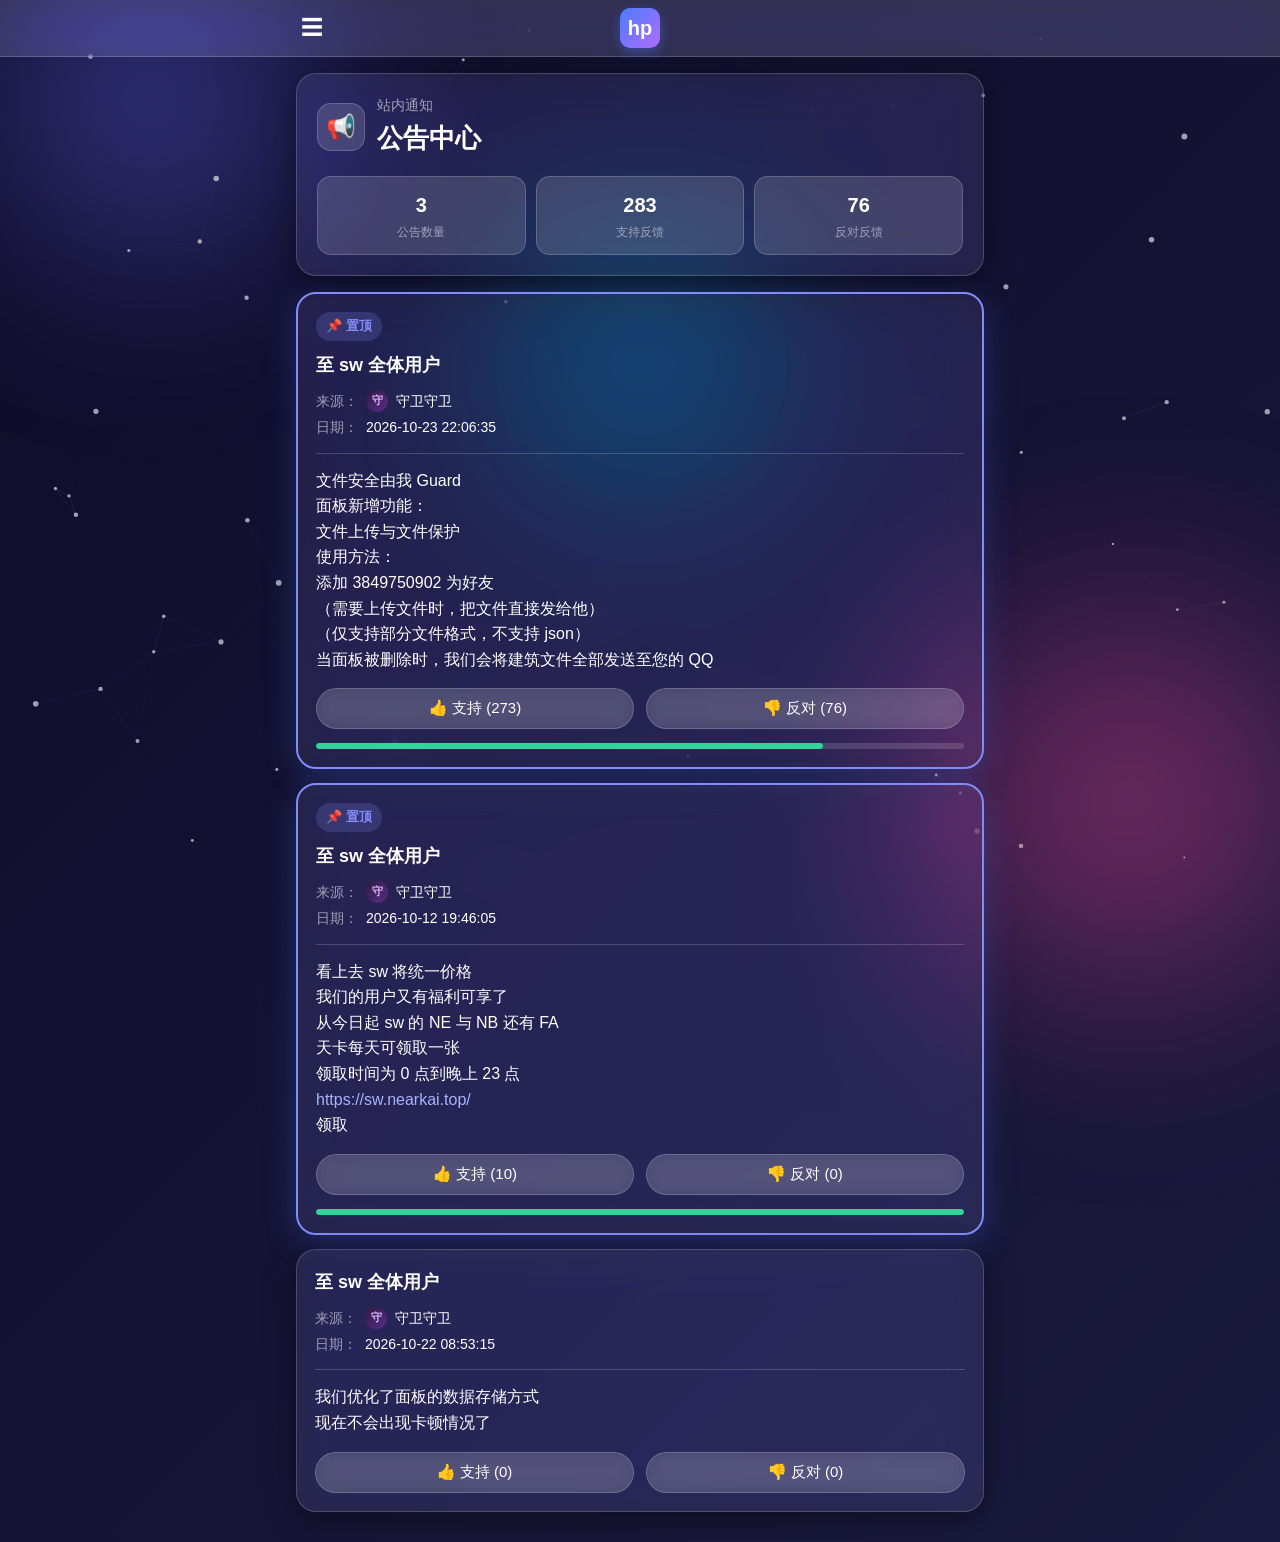
<file: index.html>
<!DOCTYPE html>
<html lang="zh-CN">
<head>
  <meta charset="UTF-8" />
  <meta name="viewport" content="width=device-width, initial-scale=1.0" />
  <title>公告中心</title>
  <link rel="stylesheet" href="styles.css" />
</head>
<body>
  <!-- 顶部栏 -->
  <header class="topbar">
    <div class="topbar-inner">
      <button class="menu-btn" aria-label="菜单">☰</button>
      <div class="logo-badge">hp</div>
      <div class="topbar-spacer"></div>
    </div>
  </header>

  <main class="container">
    <!-- 统计卡片 -->
    <section class="stats-card">
      <div class="stats-header">
        <div class="stats-icon">📢</div>
        <div>
          <div class="stats-title">站内通知</div>
          <div class="stats-main">公告中心</div>
        </div>
      </div>
      <div class="stats-grid">
        <div class="stat-item">
          <div class="stat-value" id="statCount">0</div>
          <div class="stat-label">公告数量</div>
        </div>
        <div class="stat-item">
          <div class="stat-value" id="statSupport">0</div>
          <div class="stat-label">支持反馈</div>
        </div>
        <div class="stat-item">
          <div class="stat-value" id="statOppose">0</div>
          <div class="stat-label">反对反馈</div>
        </div>
      </div>
    </section>

    <!-- 公告列表 -->
    <section id="announcementList"></section>

    <!-- 空状态 -->
    <div class="empty" id="emptyState" hidden>
      <div class="empty-icon">📭</div>
      <p>暂无公告</p>
    </div>
  </main>

  <div class="toast" id="toast"></div>

  <script src="app.js"></script>
  <script>
    initParticleBackground();
    renderPublicPage();
  </script>
</body>
</html>
</file>
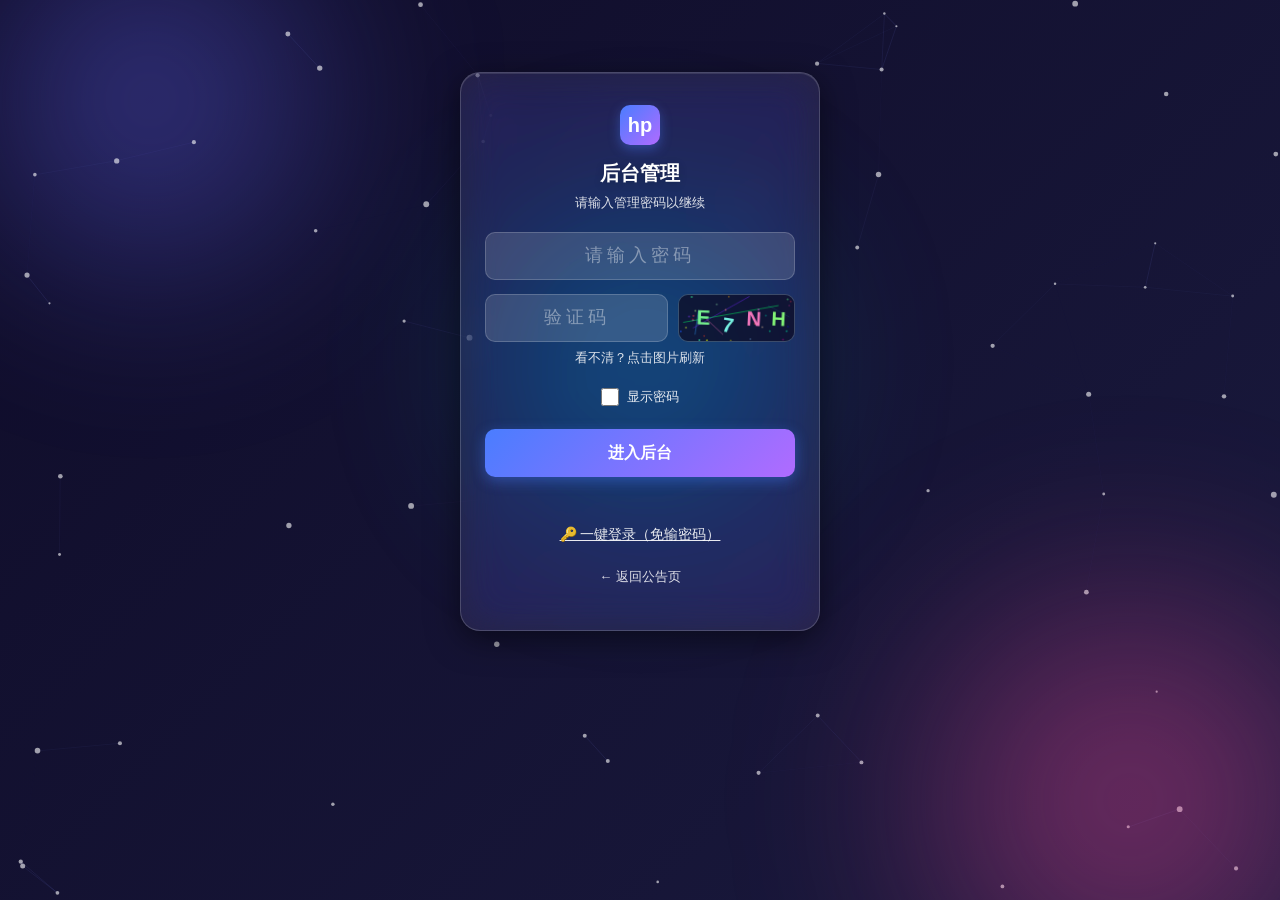
<file: admin.html>
<!DOCTYPE html>
<html lang="zh-CN">
<head>
  <meta charset="UTF-8" />
  <meta name="viewport" content="width=device-width, initial-scale=1.0" />
  <title>后台管理 · 公告中心</title>
  <link rel="stylesheet" href="styles.css" />
</head>
<body>
  <!-- 登录界面（未鉴权时显示） -->
  <div id="loginView" class="login-wrap">
    <div class="login-card">
      <div class="logo-badge">hp</div>
      <h1>后台管理</h1>
      <p>请输入管理密码以继续</p>
      <form id="loginForm">
        <div class="form-group">
          <input type="password" name="password" placeholder="请输入密码" autocomplete="off" required />
        </div>
        <div class="captcha-row">
          <div class="form-group">
            <input type="text" name="captcha" placeholder="验证码" autocomplete="off" maxlength="4" required />
          </div>
          <canvas id="captchaCanvas" class="captcha-canvas" width="120" height="48" title="点击刷新"></canvas>
        </div>
        <p class="captcha-tip">看不清？点击图片刷新</p>
        <div class="checkbox-row" style="justify-content:center;margin:10px 0;">
          <input type="checkbox" id="togglePwd" />
          <label for="togglePwd" style="color:rgba(255,255,255,0.9);font-size:13px;">显示密码</label>
        </div>
        <button type="submit" class="btn btn-primary">进入后台</button>
        <div class="login-error" id="loginError"></div>
      </form>
      <div style="text-align:center;margin-top:16px;">
        <button type="button" id="quickLogin" onclick="sessionStorage.setItem('sw_admin_auth','1');location.reload();" style="background:none;border:none;color:rgba(255,255,255,0.9);font-size:14px;text-decoration:underline;cursor:pointer;">🔑 一键登录（免输密码）</button>
      </div>
      <p style="margin-top:20px;">
        <a href="index.html" style="color:rgba(255,255,255,0.85);">← 返回公告页</a>
      </p>
    </div>
  </div>

  <!-- 后台主体（鉴权后显示） -->
  <div id="adminView" hidden>
    <header class="topbar">
      <div class="topbar-inner">
        <a href="index.html" class="menu-btn" aria-label="返回">←</a>
        <div class="logo-badge">hp</div>
        <button type="button" class="menu-btn" id="logoutBtn" onclick="sessionStorage.clear();location.replace('admin.html');" aria-label="退出" title="退出登录" style="background:none;border:none;font-size:20px;cursor:pointer;color:var(--text-on-glass);">⏻</button>
      </div>
    </header>

    <main class="container">
      <div class="admin-header">
        <h1>后台管理</h1>
        <a href="index.html" class="back-link">← 返回公告页</a>
      </div>

      <!-- 发布公告 -->
      <section class="admin-card">
        <h2>发布新公告</h2>
        <form id="announcementForm">
          <div class="form-row">
            <div class="form-group">
              <label>标题</label>
              <input type="text" name="title" placeholder="给所有用户发送公告" required />
            </div>
            <div class="form-group">
              <label>来源</label>
              <input type="text" name="source" placeholder="发布人名称" value="管理员" />
            </div>
          </div>
          <div class="form-group">
            <label>内容</label>
            <textarea name="content" placeholder="输入公告内容，支持换行和链接..." required></textarea>
          </div>
          <div class="form-group">
            <label class="checkbox-row">
              <input type="checkbox" name="pinned" />
              置顶显示
            </label>
          </div>
          <button type="submit" class="btn btn-primary">发布公告</button>
        </form>
      </section>

      <!-- 公告列表 -->
      <section class="admin-card">
        <h2>公告列表</h2>
        <div id="adminList"></div>
        <div class="empty" id="adminEmpty" hidden>
          <div class="empty-icon">📭</div>
          <p>暂无公告</p>
        </div>
      </section>
    </main>
  </div>

  <div class="toast" id="toast"></div>

  <script src="app.js"></script>
  <script>
    initParticleBackground();
    initAdminAuth();
  </script>
</body>
</html>
</file>
<file: styles.css>
/* ===== 基础重置 ===== */
* {
  margin: 0;
  padding: 0;
  box-sizing: border-box;
}

/* 确保 hidden 属性生效，不被 display:flex 等覆盖 */
[hidden] {
  display: none !important;
}

:root {
  /* 毛玻璃设计令牌（深色高级版） */
  --glass-surface: rgba(255, 255, 255, 0.08);
  --glass-surface-strong: rgba(255, 255, 255, 0.14);
  --glass-border: rgba(255, 255, 255, 0.18);
  --glass-blur: 20px;
  --glass-shadow: 0 8px 32px rgba(0, 0, 0, 0.4);

  /* 文字（深色背景上用浅色） */
  --text: #f0f0f5;
  --text-secondary: #a0a0b8;
  --text-on-glass: #ffffff;

  /* 主题色 */
  --primary: #818cf8;
  --primary-light: rgba(129, 140, 248, 0.2);
  --success: #34d399;
  --danger: #f87171;
  --radius: 20px;
}

html,
body {
  min-height: 100%;
}

body {
  font-family: -apple-system, BlinkMacSystemFont, "PingFang SC",
    "Microsoft YaHei", "Helvetica Neue", Arial, sans-serif;
  color: var(--text);
  line-height: 1.6;
  -webkit-font-smoothing: antialiased;
  overflow-x: hidden;

  /* 深色高级渐变底色 */
  background: linear-gradient(135deg, #0f0c29, #1a1a3e, #24243e, #1a1a3e, #0f0c29);
  background-size: 400% 400%;
  animation: gradientShift 20s ease infinite;
}

/* 动态光斑 */
body::before,
body::after {
  content: "";
  position: fixed;
  border-radius: 50%;
  filter: blur(80px);
  opacity: 0.5;
  z-index: 0;
  pointer-events: none;
}

body::before {
  width: 500px;
  height: 500px;
  background: radial-gradient(circle, #6366f1, transparent 70%);
  top: -150px;
  left: -100px;
  animation: float1 18s ease-in-out infinite;
}

body::after {
  width: 600px;
  height: 600px;
  background: radial-gradient(circle, #ec4899, transparent 70%);
  bottom: -200px;
  right: -150px;
  animation: float2 22s ease-in-out infinite;
}

/* 第三个光斑，增加层次 */
.bg-orb {
  position: fixed;
  width: 400px;
  height: 400px;
  border-radius: 50%;
  filter: blur(90px);
  opacity: 0.4;
  z-index: 0;
  pointer-events: none;
  background: radial-gradient(circle, #06b6d4, transparent 70%);
  top: 40%;
  left: 50%;
  transform: translate(-50%, -50%);
  animation: float3 25s ease-in-out infinite;
}

@keyframes gradientShift {
  0%, 100% { background-position: 0% 50%; }
  50% { background-position: 100% 50%; }
}

@keyframes float1 {
  0%, 100% { transform: translate(0, 0) scale(1); }
  50% { transform: translate(100px, 80px) scale(1.2); }
}

@keyframes float2 {
  0%, 100% { transform: translate(0, 0) scale(1); }
  50% { transform: translate(-80px, -100px) scale(1.15); }
}

@keyframes float3 {
  0%, 100% { transform: translate(-50%, -50%) scale(1); }
  50% { transform: translate(-30%, -70%) scale(1.3); }
}

/* 粒子画布背景 */
.bg-canvas {
  position: fixed;
  top: 0;
  left: 0;
  width: 100%;
  height: 100%;
  z-index: 0;
  pointer-events: none;
}

/* 内容层高于背景 */
.topbar, .container, .login-wrap {
  position: relative;
  z-index: 1;
}

a {
  color: #a5b4fc;
  text-decoration: none;
}

/* ===== 通用毛玻璃类 ===== */
.glass {
  background: var(--glass-surface);
  backdrop-filter: blur(var(--glass-blur)) saturate(160%);
  -webkit-backdrop-filter: blur(var(--glass-blur)) saturate(160%);
  border: 1px solid var(--glass-border);
  box-shadow: var(--glass-shadow);
}

/* ===== 顶部栏 ===== */
.topbar {
  position: sticky;
  top: 0;
  z-index: 100;
  background: var(--glass-surface-strong);
  backdrop-filter: blur(var(--glass-blur)) saturate(160%);
  -webkit-backdrop-filter: blur(var(--glass-blur)) saturate(160%);
  border-bottom: 1px solid var(--glass-border);
}

.topbar-inner {
  display: flex;
  align-items: center;
  justify-content: space-between;
  height: 56px;
  padding: 0 16px;
  max-width: 720px;
  margin: 0 auto;
}

.menu-btn {
  background: none;
  border: none;
  font-size: 22px;
  cursor: pointer;
  color: var(--text-on-glass);
  width: 32px;
}

.logo-badge {
  width: 40px;
  height: 40px;
  border-radius: 10px;
  background: linear-gradient(135deg, #4a7dff, #b06bff);
  color: #fff;
  font-weight: 700;
  font-size: 20px;
  display: flex;
  align-items: center;
  justify-content: center;
  box-shadow: 0 4px 12px rgba(74, 125, 255, 0.4);
}

.topbar-spacer {
  width: 32px;
}

/* ===== 主容器 ===== */
.container {
  max-width: 720px;
  margin: 0 auto;
  padding: 16px;
}

/* ===== 统计卡片 ===== */
.stats-card {
  background: var(--glass-surface);
  backdrop-filter: blur(var(--glass-blur)) saturate(160%);
  -webkit-backdrop-filter: blur(var(--glass-blur)) saturate(160%);
  border: 1px solid var(--glass-border);
  box-shadow: var(--glass-shadow);
  border-radius: var(--radius);
  padding: 20px;
  margin-bottom: 16px;
}

.stats-header {
  display: flex;
  align-items: center;
  gap: 12px;
  margin-bottom: 16px;
}

.stats-icon {
  width: 48px;
  height: 48px;
  border-radius: 14px;
  background: var(--glass-surface-strong);
  border: 1px solid var(--glass-border);
  color: var(--primary);
  display: flex;
  align-items: center;
  justify-content: center;
  font-size: 24px;
}

.stats-title {
  font-size: 14px;
  color: var(--text-secondary);
  margin-bottom: 2px;
}

.stats-main {
  font-size: 26px;
  font-weight: 700;
  color: var(--text-on-glass);
}

.stats-grid {
  display: grid;
  grid-template-columns: repeat(3, 1fr);
  gap: 10px;
}

.stat-item {
  background: var(--glass-surface-strong);
  border: 1px solid var(--glass-border);
  border-radius: 14px;
  padding: 12px 8px;
  text-align: center;
}

.stat-value {
  font-size: 20px;
  font-weight: 700;
  margin-bottom: 2px;
  color: var(--text-on-glass);
}

.stat-label {
  font-size: 12px;
  color: var(--text-secondary);
}

/* ===== 公告卡片 ===== */
.announcement-card {
  background: var(--glass-surface);
  backdrop-filter: blur(var(--glass-blur)) saturate(160%);
  -webkit-backdrop-filter: blur(var(--glass-blur)) saturate(160%);
  border: 1px solid var(--glass-border);
  box-shadow: var(--glass-shadow);
  border-radius: var(--radius);
  padding: 18px;
  margin-bottom: 14px;
  transition: transform 0.15s ease;
}

.announcement-card.pinned {
  border: 2px solid var(--primary);
  box-shadow: 0 8px 32px rgba(74, 125, 255, 0.25);
}

.pinned-badge {
  display: inline-flex;
  align-items: center;
  gap: 4px;
  background: var(--primary-light);
  color: var(--primary);
  font-size: 13px;
  font-weight: 600;
  padding: 4px 10px;
  border-radius: 999px;
  margin-bottom: 10px;
}

.announcement-title {
  font-size: 18px;
  font-weight: 700;
  margin-bottom: 10px;
  color: var(--text-on-glass);
}

.meta {
  display: flex;
  align-items: center;
  gap: 8px;
  margin-bottom: 4px;
  font-size: 14px;
  color: var(--text-secondary);
}

.avatar {
  width: 22px;
  height: 22px;
  border-radius: 50%;
  background: linear-gradient(135deg, #2d1b3d, #5a2d8a);
  display: inline-flex;
  align-items: center;
  justify-content: center;
  font-size: 11px;
  color: #e0b3ff;
  font-weight: 700;
}

.meta strong {
  color: var(--text-on-glass);
  font-weight: 500;
}

.divider {
  height: 1px;
  background: var(--glass-border);
  margin: 14px 0;
}

.announcement-content {
  font-size: 16px;
  color: var(--text-on-glass);
  white-space: pre-wrap;
  word-break: break-word;
}

/* ===== 反馈区 ===== */
.feedback-bar {
  display: flex;
  gap: 12px;
  margin-top: 16px;
}

.feedback-btn {
  flex: 1;
  display: flex;
  align-items: center;
  justify-content: center;
  gap: 6px;
  padding: 10px;
  border-radius: 999px;
  border: 1px solid var(--glass-border);
  background: var(--glass-surface-strong);
  backdrop-filter: blur(8px);
  -webkit-backdrop-filter: blur(8px);
  font-size: 15px;
  cursor: pointer;
  transition: all 0.15s ease;
  color: var(--text-on-glass);
}

.feedback-btn:hover {
  background: var(--glass-surface);
}

.feedback-btn.support.active {
  background: rgba(52, 211, 153, 0.2);
  border-color: var(--success);
  color: #6ee7b7;
}

.feedback-btn.oppose.active {
  background: rgba(248, 113, 113, 0.2);
  border-color: var(--danger);
  color: #fca5a5;
}

/* 支持率进度条 */
.progress-bar {
  height: 6px;
  background: var(--glass-surface-strong);
  border-radius: 999px;
  margin-top: 14px;
  overflow: hidden;
}

.progress-fill {
  height: 100%;
  background: var(--success);
  border-radius: 999px;
  transition: width 0.3s ease;
}

/* ===== 空状态 ===== */
.empty {
  text-align: center;
  padding: 60px 20px;
  color: var(--text-on-glass);
}

.empty-icon {
  font-size: 48px;
  margin-bottom: 12px;
}

/* ===== 后台管理 ===== */
.admin-header {
  display: flex;
  align-items: center;
  justify-content: space-between;
  margin-bottom: 16px;
}

.admin-header h1 {
  font-size: 22px;
  color: #fff;
  text-shadow: 0 2px 8px rgba(0, 0, 0, 0.2);
}

.back-link {
  font-size: 14px;
  color: #fff;
  text-shadow: 0 1px 4px rgba(0, 0, 0, 0.2);
}

.admin-card {
  background: var(--glass-surface);
  backdrop-filter: blur(var(--glass-blur)) saturate(160%);
  -webkit-backdrop-filter: blur(var(--glass-blur)) saturate(160%);
  border: 1px solid var(--glass-border);
  box-shadow: var(--glass-shadow);
  border-radius: var(--radius);
  padding: 20px;
  margin-bottom: 16px;
}

.admin-card h2 {
  font-size: 16px;
  margin-bottom: 14px;
  color: var(--text-on-glass);
}

.form-group {
  margin-bottom: 14px;
}

.form-group label {
  display: block;
  font-size: 14px;
  margin-bottom: 6px;
  color: var(--text-on-glass);
}

.form-group input,
.form-group textarea {
  width: 100%;
  padding: 10px 12px;
  border: 1px solid var(--glass-border);
  border-radius: 10px;
  font-size: 15px;
  font-family: inherit;
  outline: none;
  background: var(--glass-surface-strong);
  color: var(--text-on-glass);
  transition: border-color 0.15s;
}

.form-group input::placeholder,
.form-group textarea::placeholder {
  color: rgba(255, 255, 255, 0.4);
}

.form-group input:focus,
.form-group textarea:focus {
  border-color: var(--primary);
}

.form-group textarea {
  resize: vertical;
  min-height: 100px;
}

.form-row {
  display: flex;
  gap: 12px;
}

.form-row .form-group {
  flex: 1;
}

.checkbox-row {
  display: flex;
  align-items: center;
  gap: 8px;
  font-size: 14px;
  color: var(--text-on-glass);
}

.checkbox-row input {
  width: 18px;
  height: 18px;
}

.btn {
  padding: 10px 18px;
  border: none;
  border-radius: 10px;
  font-size: 15px;
  font-weight: 600;
  cursor: pointer;
  transition: opacity 0.15s;
}

.btn-primary {
  background: linear-gradient(135deg, #4a7dff, #b06bff);
  color: #fff;
  box-shadow: 0 4px 14px rgba(74, 125, 255, 0.4);
}

.btn-danger {
  background: var(--danger);
  color: #fff;
  padding: 6px 12px;
  font-size: 13px;
}

.btn:hover {
  opacity: 0.9;
}

/* 后台公告列表 */
.admin-list-item {
  display: flex;
  align-items: flex-start;
  justify-content: space-between;
  gap: 12px;
  padding: 14px;
  border: 1px solid var(--glass-border);
  border-radius: 12px;
  margin-bottom: 10px;
  background: var(--glass-surface-strong);
}

.admin-list-info {
  flex: 1;
  min-width: 0;
}

.admin-list-title {
  font-weight: 600;
  font-size: 15px;
  margin-bottom: 4px;
  display: flex;
  align-items: center;
  gap: 6px;
  color: var(--text-on-glass);
}

.admin-list-meta {
  font-size: 12px;
  color: var(--text-secondary);
  margin-bottom: 8px;
}

/* 支持率/反对率 */
.admin-rate {
  display: flex;
  gap: 8px;
  flex-wrap: wrap;
  align-items: center;
  margin-bottom: 8px;
}

.rate-box {
  display: inline-flex;
  align-items: center;
  gap: 4px;
  font-size: 12px;
  padding: 2px 8px;
  border-radius: 999px;
  border: 1px solid var(--glass-border);
  background: var(--glass-surface-strong);
}

.rate-box.support {
  color: #6ee7b7;
  border-color: rgba(52, 211, 153, 0.4);
}

.rate-box.oppose {
  color: #fca5a5;
  border-color: rgba(248, 113, 113, 0.4);
}

.rate-box em {
  font-style: normal;
  font-weight: 700;
  font-size: 13px;
}

.rate-total {
  font-size: 11px;
  color: var(--text-secondary);
}

.rate-bar {
  height: 5px;
  background: rgba(248, 113, 113, 0.3);
  border-radius: 999px;
  overflow: hidden;
}

.rate-fill {
  height: 100%;
  background: var(--success);
  border-radius: 999px;
  transition: width 0.3s ease;
}

/* 改票编辑区 */
.admin-list-actions {
  display: flex;
  flex-direction: column;
  gap: 8px;
  flex-shrink: 0;
}

.vote-edit {
  margin-top: 10px;
  padding: 12px;
  background: rgba(0, 0, 0, 0.25);
  border: 1px solid var(--glass-border);
  border-radius: 12px;
}

.vote-edit-row {
  display: flex;
  align-items: center;
  gap: 10px;
  margin-bottom: 8px;
}

.vote-edit-row label {
  font-size: 13px;
  color: var(--text-on-glass);
  min-width: 56px;
}

.vote-edit-row input {
  flex: 1;
  width: 100%;
  padding: 8px 12px;
  border-radius: 10px;
  border: 1px solid var(--glass-border);
  background: rgba(255, 255, 255, 0.08);
  color: var(--text-on-glass);
  font-size: 14px;
  outline: none;
}

.vote-edit-row input:focus {
  border-color: var(--accent);
  box-shadow: 0 0 0 3px rgba(99, 102, 241, 0.25);
}

.vote-edit-actions {
  display: flex;
  gap: 8px;
  margin-top: 4px;
}

.btn-edit {
  background: linear-gradient(135deg, #6366f1, #8b5cf6);
  color: #fff;
}

.tag-pill {
  display: inline-block;
  font-size: 11px;
  padding: 1px 8px;
  border-radius: 999px;
  background: var(--primary-light);
  color: var(--primary);
}

/* ===== 登录页（后台密码） ===== */
.login-wrap {
  min-height: 100vh;
  min-height: 100dvh;
  display: flex;
  align-items: flex-start;
  justify-content: center;
  padding: 8vh 16px 200px;
  overflow-y: auto;
  -webkit-overflow-scrolling: touch;
  position: relative;
  z-index: 1;
}

.login-card {
  width: 100%;
  max-width: 360px;
  background: var(--glass-surface);
  backdrop-filter: blur(var(--glass-blur)) saturate(180%);
  -webkit-backdrop-filter: blur(var(--glass-blur)) saturate(180%);
  border: 1px solid var(--glass-border);
  box-shadow: 0 8px 32px rgba(0, 0, 0, 0.5), inset 0 1px 0 rgba(255, 255, 255, 0.1);
  border-radius: var(--radius);
  padding: 32px 24px 24px;
  position: relative;
  z-index: 2;
  animation: cardFloat 6s ease-in-out infinite;
}

@keyframes cardFloat {
  0%, 100% { transform: translateY(0); }
  50% { transform: translateY(-6px); }
}

/* 验证码区域 */
.captcha-row {
  display: flex;
  gap: 10px;
  align-items: center;
}

.captcha-row .form-group {
  flex: 1;
  margin-bottom: 0;
}

.captcha-canvas {
  height: 48px;
  border-radius: 10px;
  border: 1px solid var(--glass-border);
  background: rgba(0, 0, 0, 0.3);
  cursor: pointer;
  flex-shrink: 0;
}

.captcha-tip {
  font-size: 11px;
  color: var(--text-secondary);
  text-align: center;
  margin-top: 6px;
}

.login-card .logo-badge {
  margin: 0 auto 12px;
}

.login-card h1 {
  text-align: center;
  font-size: 20px;
  margin-bottom: 4px;
  color: #fff;
  text-shadow: 0 2px 8px rgba(0, 0, 0, 0.2);
}

.login-card p {
  text-align: center;
  font-size: 13px;
  color: rgba(255, 255, 255, 0.85);
  margin-bottom: 18px;
}

.login-card .form-group input {
  text-align: center;
  font-size: 18px;
  letter-spacing: 4px;
  min-height: 48px;
}

.login-card .btn {
  width: 100%;
  margin-top: 12px;
  min-height: 48px;
  font-size: 16px;
  touch-action: manipulation;
}

.login-error {
  color: #ffd1cc;
  font-size: 13px;
  text-align: center;
  margin-top: 10px;
  min-height: 18px;
}

/* ===== Toast 提示 ===== */
.toast {
  position: fixed;
  bottom: 30px;
  left: 50%;
  transform: translateX(-50%) translateY(20px);
  background: rgba(0, 0, 0, 0.75);
  color: #fff;
  padding: 10px 20px;
  border-radius: 999px;
  font-size: 14px;
  opacity: 0;
  pointer-events: none;
  transition: all 0.25s ease;
  z-index: 200;
}

.toast.show {
  opacity: 1;
  transform: translateX(-50%) translateY(0);
}

/* ===== 响应式 ===== */
@media (max-width: 480px) {
  .stats-grid {
    grid-template-columns: 1fr;
  }
  .form-row {
    flex-direction: column;
    gap: 0;
  }
}
</file>
